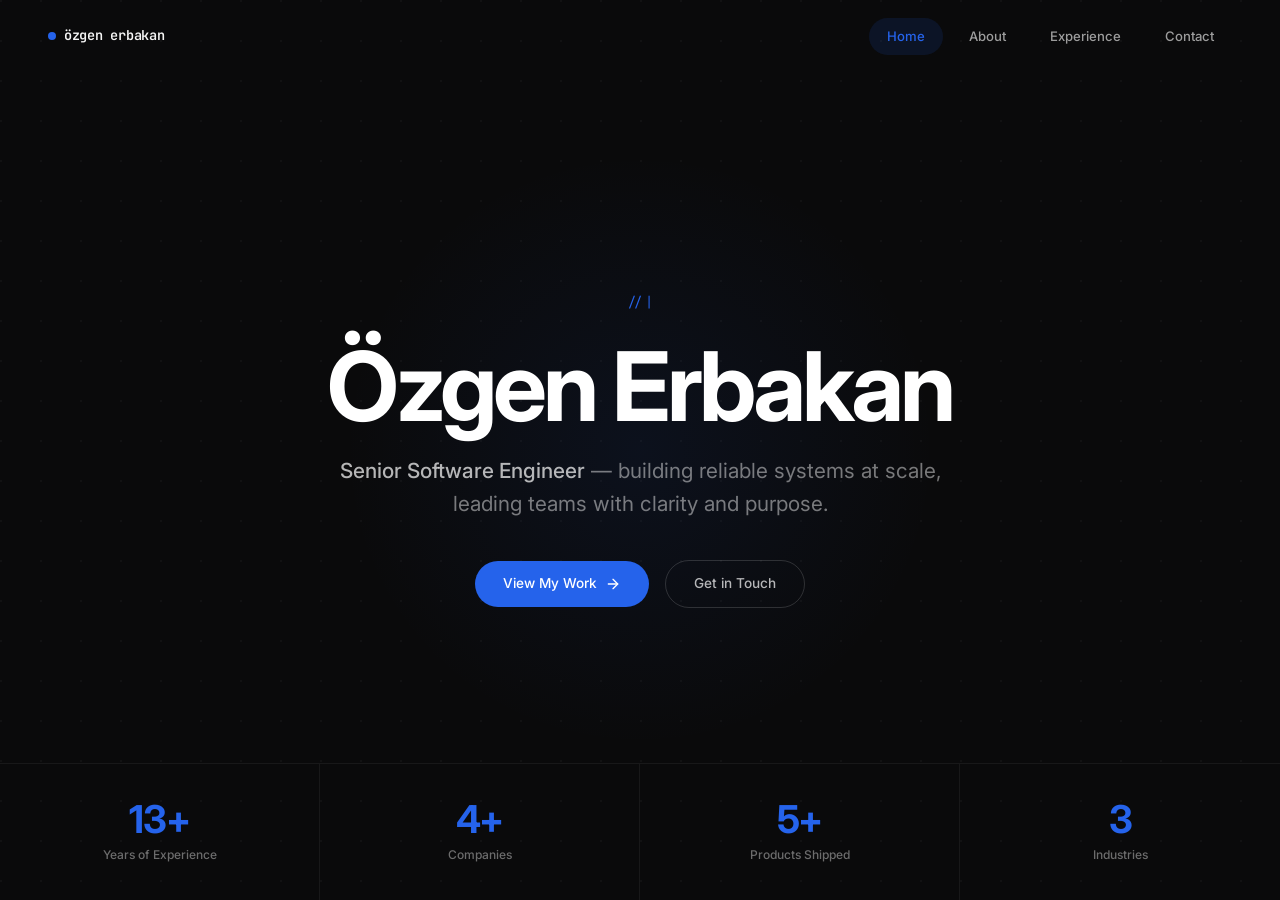
<file: index.html>
<!DOCTYPE html>
<html lang="en">
<head>
  <meta charset="UTF-8" />
  <meta name="viewport" content="width=device-width, initial-scale=1.0" />
  <meta name="description" content="Özgen Erbakan — Senior Software Engineer crafting reliable, scalable systems. Based in Ankara, Türkiye." />
  <title>Özgen Erbakan — Senior Software Engineer</title>
  <link rel="preconnect" href="https://fonts.googleapis.com" />
  <link rel="preconnect" href="https://fonts.gstatic.com" crossorigin />
  <link href="https://fonts.googleapis.com/css2?family=Inter:wght@300;400;500;600;700&family=JetBrains+Mono:wght@400;500&display=swap" rel="stylesheet" />
  <link rel="icon" href="assets/img/favicon.svg" type="image/svg+xml" />
  <link rel="stylesheet" href="assets/css/styles.css" />
</head>
<body>

  <!-- ── Navigation ── -->
  <nav class="nav nav--dark">
    <a href="index.html" class="nav__logo">
      <span class="nav__logo-dot"></span>
      özgen erbakan
    </a>
    <button class="nav__hamburger" aria-label="Toggle menu">
      <span></span><span></span><span></span>
    </button>
    <div class="nav__links">
      <a href="index.html" class="nav__link">Home</a>
      <a href="about.html" class="nav__link">About</a>
      <a href="experience.html" class="nav__link">Experience</a>
      <a href="contact.html" class="nav__link">Contact</a>
    </div>
  </nav>

  <!-- ── Hero ── -->
  <section class="hero">
    <div class="hero__grid-bg"></div>
    <div class="hero__glow"></div>
    <div class="hero__content">
      <p class="hero__greeting" data-typewriter="// Hello, I'm"></p>
      <h1 class="hero__name">Özgen Erbakan</h1>
      <p class="hero__title">
        <span>Senior Software Engineer</span> &mdash; building reliable systems at scale,<br/>
        leading teams with clarity and purpose.
      </p>
      <div class="hero__actions">
        <a href="experience.html" class="btn btn--primary">
          View My Work
          <svg viewBox="0 0 24 24" fill="none" stroke="currentColor" stroke-width="2" stroke-linecap="round" stroke-linejoin="round"><line x1="5" y1="12" x2="19" y2="12"/><polyline points="12 5 19 12 12 19"/></svg>
        </a>
        <a href="contact.html" class="btn btn--ghost">Get in Touch</a>
      </div>
    </div>
    <!-- Stats inside hero -->
    <div class="hero__stats">
      <div class="hero__stat">
        <div class="hero__stat-number"><span data-count="13" data-suffix="+">0+</span></div>
        <div class="hero__stat-label">Years of Experience</div>
      </div>
      <div class="hero__stat">
        <div class="hero__stat-number"><span data-count="4" data-suffix="+">0+</span></div>
        <div class="hero__stat-label">Companies</div>
      </div>
      <div class="hero__stat">
        <div class="hero__stat-number"><span data-count="5" data-suffix="+">0+</span></div>
        <div class="hero__stat-label">Products Shipped</div>
      </div>
      <div class="hero__stat">
        <div class="hero__stat-number"><span data-count="3" data-suffix="">0</span></div>
        <div class="hero__stat-label">Industries</div>
      </div>
    </div>
  </section>

  <script src="assets/js/main.js"></script>
</body>
</html>
</file>
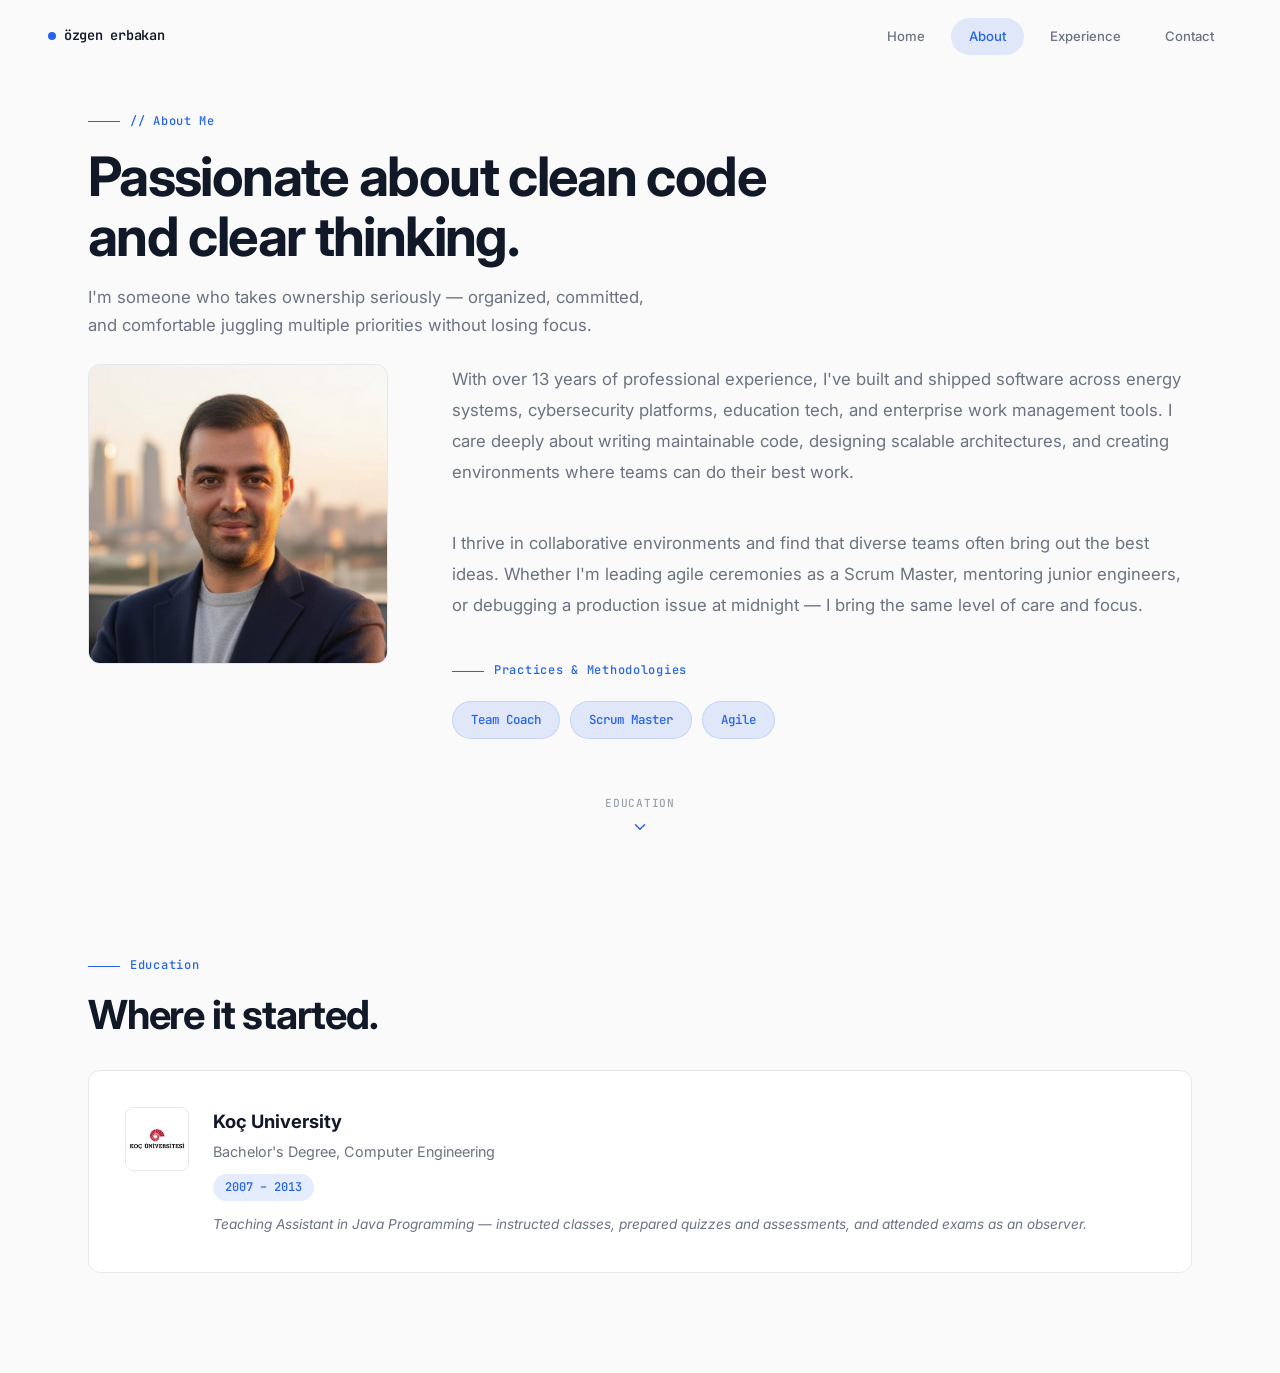
<file: about.html>
<!DOCTYPE html>
<html lang="en">
<head>
  <meta charset="UTF-8" />
  <meta name="viewport" content="width=device-width, initial-scale=1.0" />
  <meta name="description" content="About Özgen Erbakan — skills, education, and engineering philosophy." />
  <title>About — Özgen Erbakan</title>
  <link rel="preconnect" href="https://fonts.googleapis.com" />
  <link rel="preconnect" href="https://fonts.gstatic.com" crossorigin />
  <link href="https://fonts.googleapis.com/css2?family=Inter:wght@300;400;500;600;700&family=JetBrains+Mono:wght@400;500&display=swap" rel="stylesheet" />
  <link rel="icon" href="assets/img/favicon.svg" type="image/svg+xml" />
  <link rel="stylesheet" href="assets/css/styles.css" />
</head>
<body>

  <!-- ── Navigation ── -->
  <nav class="nav">
    <a href="index.html" class="nav__logo">
      <span class="nav__logo-dot"></span>
      özgen erbakan
    </a>
    <button class="nav__hamburger" aria-label="Toggle menu">
      <span></span><span></span><span></span>
    </button>
    <div class="nav__links">
      <a href="index.html" class="nav__link">Home</a>
      <a href="about.html" class="nav__link">About</a>
      <a href="experience.html" class="nav__link">Experience</a>
      <a href="contact.html" class="nav__link">Contact</a>
    </div>
  </nav>

  <!-- ── Page Header ── -->
  <header class="page-header">
    <p class="page-header__label reveal">// About Me</p>
    <h1 class="page-header__title reveal">Passionate about clean code<br/>and clear thinking.</h1>
    <p class="page-header__subtitle reveal">I'm someone who takes ownership seriously — organized, committed, and comfortable juggling multiple priorities without losing focus.</p>
  </header>

  <!-- ── Bio ── -->
  <section class="bio-section">
    <div class="bio-grid">
      <img src="assets/img/me.jpg" alt="Özgen Erbakan" class="bio-photo reveal" />
      <div>
        <p class="bio-text reveal">
          With over 13 years of professional experience, I've built and shipped software across energy systems, cybersecurity platforms, education tech, and enterprise work management tools. I care deeply about writing maintainable code, designing scalable architectures, and creating environments where teams can do their best work.
        </p>
        <p class="bio-text reveal">
          I thrive in collaborative environments and find that diverse teams often bring out the best ideas. Whether I'm leading agile ceremonies as a Scrum Master, mentoring junior engineers, or debugging a production issue at midnight — I bring the same level of care and focus.
        </p>
        <div class="reveal">
          <p class="section-label" style="margin-top: 32px;">Practices &amp; Methodologies</p>
          <div class="practices-grid">
            <span class="practice-tag">Team Coach</span>
            <span class="practice-tag">Scrum Master</span>
            <span class="practice-tag">Agile</span>
          </div>
        </div>
      </div>
    </div>
  </section>

  <!-- ── Scroll Cue ── -->
  <div class="scroll-cue">
    <span>Education</span>
    <svg viewBox="0 0 24 24" fill="none" stroke="currentColor" stroke-width="2" stroke-linecap="round" stroke-linejoin="round"><polyline points="6 9 12 15 18 9"/></svg>
  </div>

  <!-- ── Education ── -->
  <section class="education-section">
    <p class="section-label reveal">Education</p>
    <h2 class="section-heading reveal">Where it started.</h2>
    <div class="edu-card reveal">
      <img src="assets/img/koc_logo.jpg" alt="Koç University" class="edu-card__logo" />
      <div>
        <div class="edu-card__name">Koç University</div>
        <div class="edu-card__degree">Bachelor's Degree, Computer Engineering</div>
        <div class="edu-card__date">2007 – 2013</div>
        <p class="edu-card__note">Teaching Assistant in Java Programming — instructed classes, prepared quizzes and assessments, and attended exams as an observer.</p>
      </div>
    </div>
  </section>

  <script src="assets/js/main.js"></script>
</body>
</html>
</file>
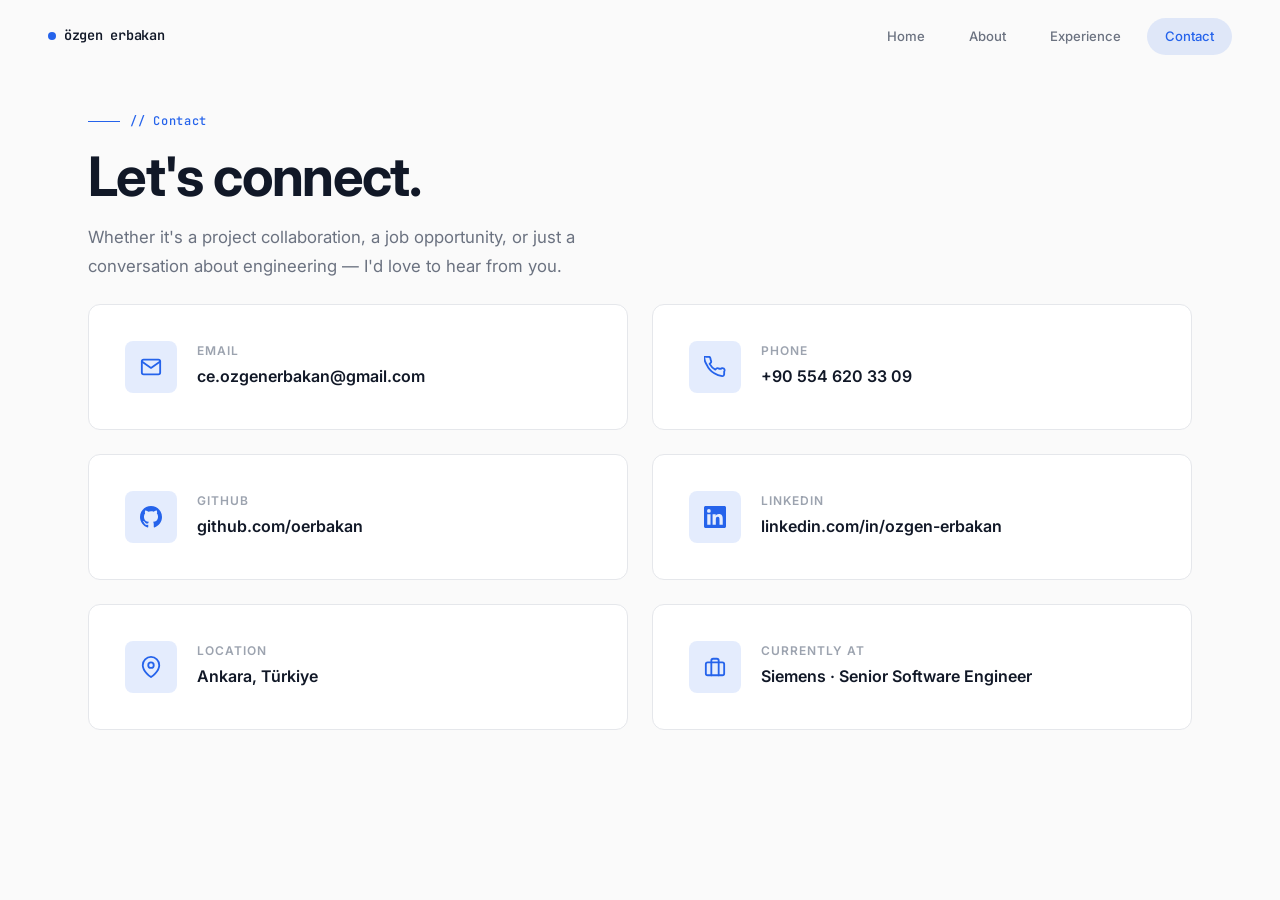
<file: contact.html>
<!DOCTYPE html>
<html lang="en">
<head>
  <meta charset="UTF-8" />
  <meta name="viewport" content="width=device-width, initial-scale=1.0" />
  <meta name="description" content="Get in touch with Özgen Erbakan — email, phone, GitHub, and LinkedIn." />
  <title>Contact — Özgen Erbakan</title>
  <link rel="preconnect" href="https://fonts.googleapis.com" />
  <link rel="preconnect" href="https://fonts.gstatic.com" crossorigin />
  <link href="https://fonts.googleapis.com/css2?family=Inter:wght@300;400;500;600;700&family=JetBrains+Mono:wght@400;500&display=swap" rel="stylesheet" />
  <link rel="icon" href="assets/img/favicon.svg" type="image/svg+xml" />
  <link rel="stylesheet" href="assets/css/styles.css" />
</head>
<body>

  <!-- ── Navigation ── -->
  <nav class="nav">
    <a href="index.html" class="nav__logo">
      <span class="nav__logo-dot"></span>
      özgen erbakan
    </a>
    <button class="nav__hamburger" aria-label="Toggle menu">
      <span></span><span></span><span></span>
    </button>
    <div class="nav__links">
      <a href="index.html" class="nav__link">Home</a>
      <a href="about.html" class="nav__link">About</a>
      <a href="experience.html" class="nav__link">Experience</a>
      <a href="contact.html" class="nav__link">Contact</a>
    </div>
  </nav>

  <!-- ── Page Header ── -->
  <header class="page-header">
    <p class="page-header__label reveal">// Contact</p>
    <h1 class="page-header__title reveal">Let's connect.</h1>
    <p class="page-header__subtitle reveal">Whether it's a project collaboration, a job opportunity, or just a conversation about engineering — I'd love to hear from you.</p>
  </header>

  <!-- ── Contact Cards ── -->
  <section class="contact-section">
    <div class="contact-grid">

      <a href="mailto:ce.ozgenerbakan@gmail.com" class="contact-card reveal">
        <div class="contact-card__icon">
          <svg viewBox="0 0 24 24" fill="none" stroke="currentColor" stroke-width="2" stroke-linecap="round" stroke-linejoin="round">
            <path d="M4 4h16c1.1 0 2 .9 2 2v12c0 1.1-.9 2-2 2H4c-1.1 0-2-.9-2-2V6c0-1.1.9-2 2-2z"/>
            <polyline points="22,6 12,13 2,6"/>
          </svg>
        </div>
        <div>
          <div class="contact-card__label">Email</div>
          <div class="contact-card__value">ce.ozgenerbakan@gmail.com</div>
        </div>
      </a>

      <a href="tel:+905546203309" class="contact-card reveal reveal--delay-1">
        <div class="contact-card__icon">
          <svg viewBox="0 0 24 24" fill="none" stroke="currentColor" stroke-width="2" stroke-linecap="round" stroke-linejoin="round">
            <path d="M22 16.92v3a2 2 0 01-2.18 2 19.79 19.79 0 01-8.63-3.07A19.5 19.5 0 013.07 9.72a19.79 19.79 0 01-3.07-8.67A2 2 0 012 .84h3a2 2 0 012 1.72c.127.96.361 1.903.7 2.81a2 2 0 01-.45 2.11L6.09 8.64a16 16 0 006.27 6.27l1.06-1.06a2 2 0 012.11-.45c.907.339 1.85.573 2.81.7A2 2 0 0122 16.92z"/>
          </svg>
        </div>
        <div>
          <div class="contact-card__label">Phone</div>
          <div class="contact-card__value">+90 554 620 33 09</div>
        </div>
      </a>

      <a href="https://github.com/oerbakan" target="_blank" rel="noopener noreferrer" class="contact-card reveal reveal--delay-1">
        <div class="contact-card__icon">
          <svg viewBox="0 0 24 24" fill="currentColor">
            <path d="M12 0C5.374 0 0 5.373 0 12c0 5.302 3.438 9.8 8.207 11.387.599.111.793-.261.793-.577v-2.234c-3.338.726-4.033-1.416-4.033-1.416-.546-1.387-1.333-1.756-1.333-1.756-1.089-.745.083-.729.083-.729 1.205.084 1.839 1.237 1.839 1.237 1.07 1.834 2.807 1.304 3.492.997.107-.775.418-1.305.762-1.604-2.665-.305-5.467-1.334-5.467-5.931 0-1.311.469-2.381 1.236-3.221-.124-.303-.535-1.524.117-3.176 0 0 1.008-.322 3.301 1.23A11.509 11.509 0 0112 5.803c1.02.005 2.047.138 3.006.404 2.291-1.552 3.297-1.23 3.297-1.23.653 1.653.242 2.874.118 3.176.77.84 1.235 1.911 1.235 3.221 0 4.609-2.807 5.624-5.479 5.921.43.372.823 1.102.823 2.222v3.293c0 .319.192.694.801.576C20.566 21.797 24 17.3 24 12c0-6.627-5.373-12-12-12z"/>
          </svg>
        </div>
        <div>
          <div class="contact-card__label">GitHub</div>
          <div class="contact-card__value">github.com/oerbakan</div>
        </div>
      </a>

      <a href="https://www.linkedin.com/in/ozgen-erbakan" target="_blank" rel="noopener noreferrer" class="contact-card reveal reveal--delay-2">
        <div class="contact-card__icon">
          <svg viewBox="0 0 24 24" fill="currentColor">
            <path d="M20.447 20.452h-3.554v-5.569c0-1.328-.027-3.037-1.852-3.037-1.853 0-2.136 1.445-2.136 2.939v5.667H9.351V9h3.414v1.561h.046c.477-.9 1.637-1.85 3.37-1.85 3.601 0 4.267 2.37 4.267 5.455v6.286zM5.337 7.433a2.062 2.062 0 01-2.063-2.065 2.064 2.064 0 112.063 2.065zm1.782 13.019H3.555V9h3.564v11.452zM22.225 0H1.771C.792 0 0 .774 0 1.729v20.542C0 23.227.792 24 1.771 24h20.451C23.2 24 24 23.227 24 22.271V1.729C24 .774 23.2 0 22.222 0h.003z"/>
          </svg>
        </div>
        <div>
          <div class="contact-card__label">LinkedIn</div>
          <div class="contact-card__value">linkedin.com/in/ozgen-erbakan</div>
        </div>
      </a>

      <a href="#" class="contact-card reveal reveal--delay-2" style="cursor: default; pointer-events: none;">
        <div class="contact-card__icon">
          <svg viewBox="0 0 24 24" fill="none" stroke="currentColor" stroke-width="2" stroke-linecap="round" stroke-linejoin="round">
            <path d="M21 10c0 7-9 13-9 13s-9-6-9-13a9 9 0 0118 0z"/>
            <circle cx="12" cy="10" r="3"/>
          </svg>
        </div>
        <div>
          <div class="contact-card__label">Location</div>
          <div class="contact-card__value">Ankara, Türkiye</div>
        </div>
      </a>

      <a href="experience.html" class="contact-card reveal reveal--delay-3">
        <div class="contact-card__icon">
          <svg viewBox="0 0 24 24" fill="none" stroke="currentColor" stroke-width="2" stroke-linecap="round" stroke-linejoin="round">
            <rect x="2" y="7" width="20" height="14" rx="2" ry="2"/>
            <path d="M16 21V5a2 2 0 0 0-2-2h-4a2 2 0 0 0-2 2v16"/>
          </svg>
        </div>
        <div>
          <div class="contact-card__label">Currently at</div>
          <div class="contact-card__value">Siemens &middot; Senior Software Engineer</div>
        </div>
      </a>

    </div>
  </section>

  <script src="assets/js/main.js"></script>
</body>
</html>
</file>
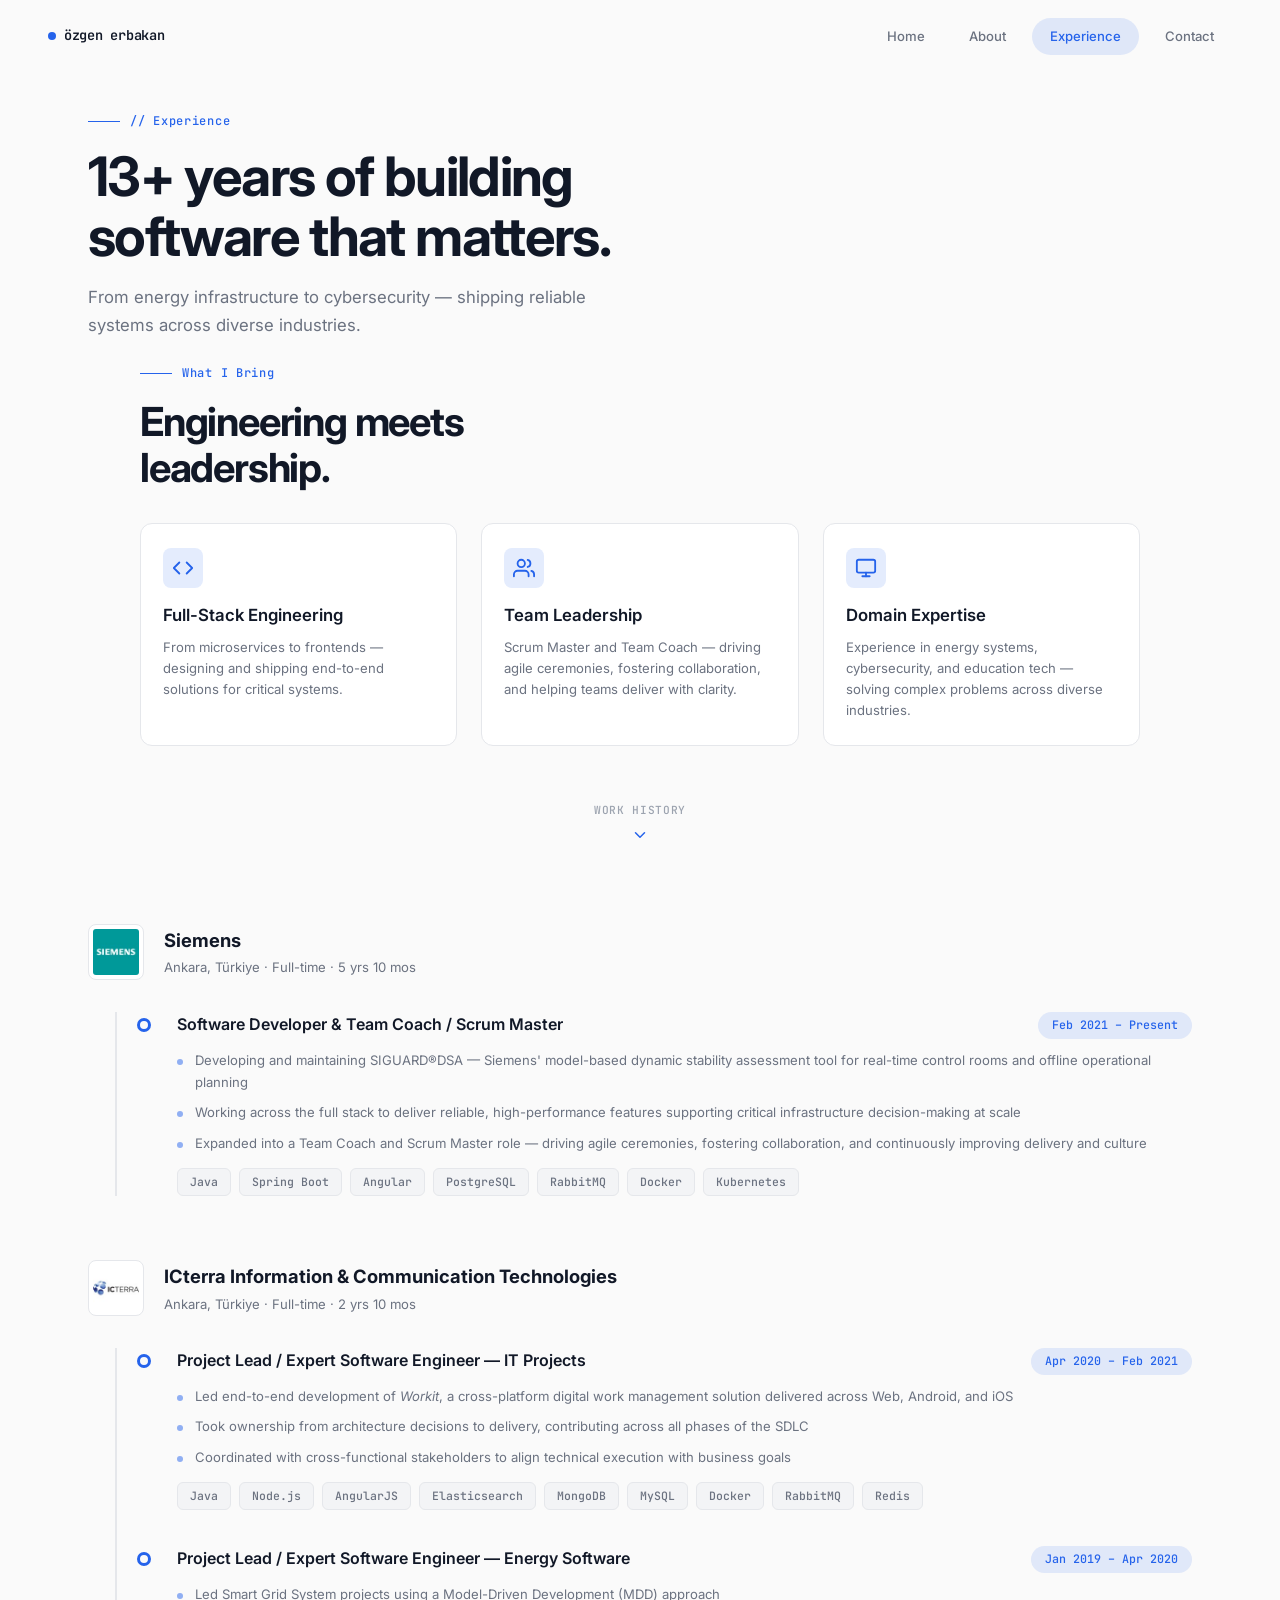
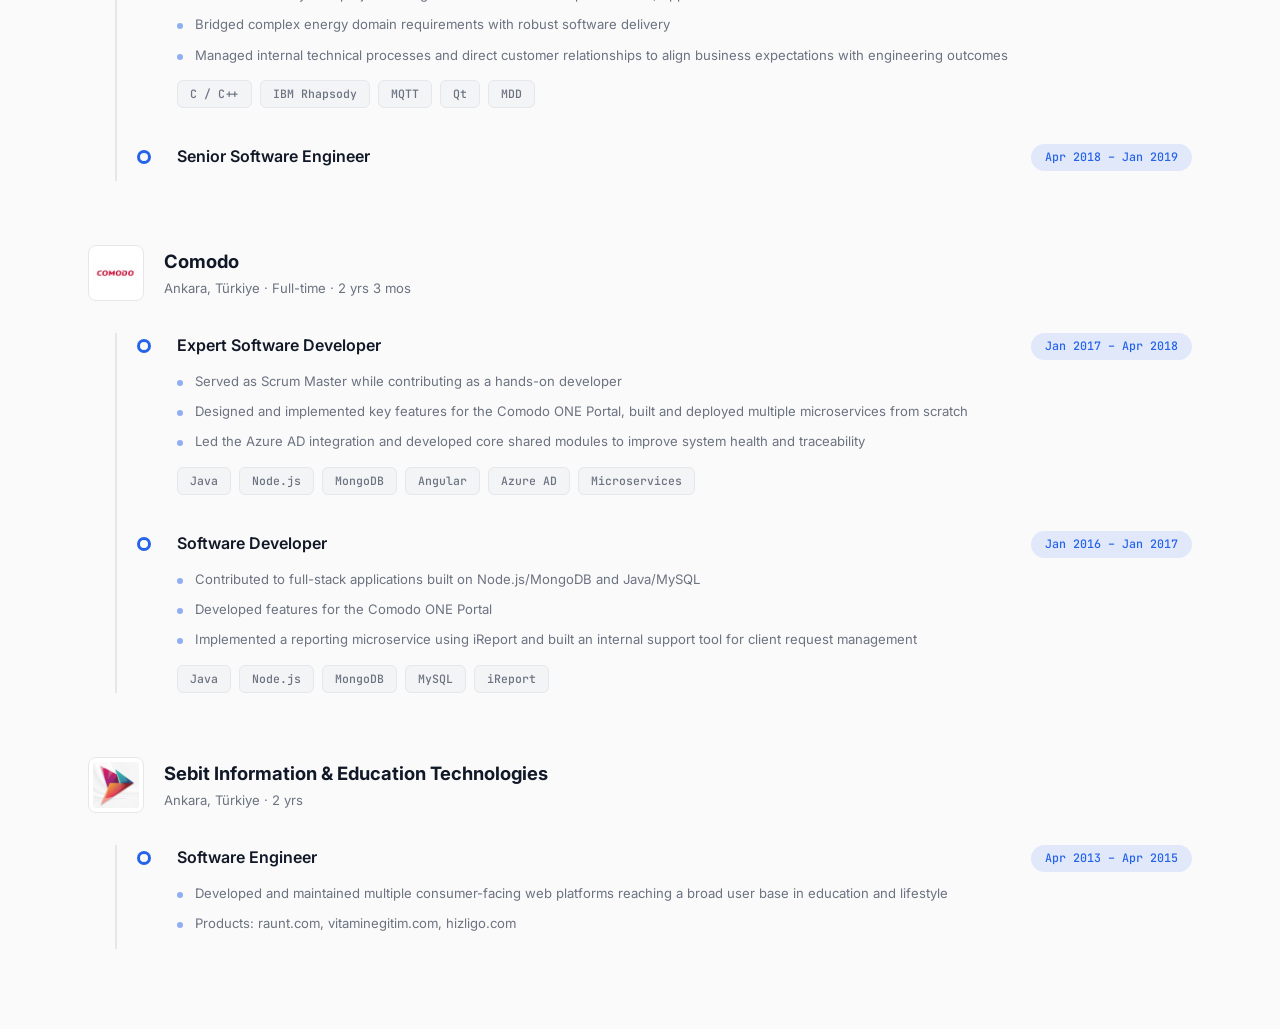
<file: experience.html>
<!DOCTYPE html>
<html lang="en">
<head>
  <meta charset="UTF-8" />
  <meta name="viewport" content="width=device-width, initial-scale=1.0" />
  <meta name="description" content="Özgen Erbakan's professional experience — Siemens, ICterra, Comodo, Sebit." />
  <title>Experience — Özgen Erbakan</title>
  <link rel="preconnect" href="https://fonts.googleapis.com" />
  <link rel="preconnect" href="https://fonts.gstatic.com" crossorigin />
  <link href="https://fonts.googleapis.com/css2?family=Inter:wght@300;400;500;600;700&family=JetBrains+Mono:wght@400;500&display=swap" rel="stylesheet" />
  <link rel="icon" href="assets/img/favicon.svg" type="image/svg+xml" />
  <link rel="stylesheet" href="assets/css/styles.css" />
</head>
<body>

  <!-- ── Navigation ── -->
  <nav class="nav">
    <a href="index.html" class="nav__logo">
      <span class="nav__logo-dot"></span>
      özgen erbakan
    </a>
    <button class="nav__hamburger" aria-label="Toggle menu">
      <span></span><span></span><span></span>
    </button>
    <div class="nav__links">
      <a href="index.html" class="nav__link">Home</a>
      <a href="about.html" class="nav__link">About</a>
      <a href="experience.html" class="nav__link">Experience</a>
      <a href="contact.html" class="nav__link">Contact</a>
    </div>
  </nav>

  <!-- ── Page Header ── -->
  <header class="page-header">
    <p class="page-header__label reveal">// Experience</p>
    <h1 class="page-header__title reveal">13+ years of building<br/>software that matters.</h1>
    <p class="page-header__subtitle reveal">From energy infrastructure to cybersecurity — shipping reliable systems across diverse industries.</p>
  </header>

  <!-- ── What I Bring ── -->
  <section class="preview-section">
    <div class="preview-section__inner">
      <p class="section-label reveal">What I Bring</p>
      <h2 class="section-heading reveal">Engineering meets<br/>leadership.</h2>
      <div class="preview-cards">

        <div class="preview-card reveal">
          <div class="preview-card__icon">
            <svg viewBox="0 0 24 24" fill="none" stroke="currentColor" stroke-width="2" stroke-linecap="round" stroke-linejoin="round"><polyline points="16 18 22 12 16 6"/><polyline points="8 6 2 12 8 18"/></svg>
          </div>
          <h3 class="preview-card__title">Full-Stack Engineering</h3>
          <p class="preview-card__desc">From microservices to frontends — designing and shipping end-to-end solutions for critical systems.</p>
        </div>

        <div class="preview-card reveal reveal--delay-1">
          <div class="preview-card__icon">
            <svg viewBox="0 0 24 24" fill="none" stroke="currentColor" stroke-width="2" stroke-linecap="round" stroke-linejoin="round"><path d="M17 21v-2a4 4 0 0 0-4-4H5a4 4 0 0 0-4 4v2"/><circle cx="9" cy="7" r="4"/><path d="M23 21v-2a4 4 0 0 0-3-3.87"/><path d="M16 3.13a4 4 0 0 1 0 7.75"/></svg>
          </div>
          <h3 class="preview-card__title">Team Leadership</h3>
          <p class="preview-card__desc">Scrum Master and Team Coach — driving agile ceremonies, fostering collaboration, and helping teams deliver with clarity.</p>
        </div>

        <div class="preview-card reveal reveal--delay-2">
          <div class="preview-card__icon">
            <svg viewBox="0 0 24 24" fill="none" stroke="currentColor" stroke-width="2" stroke-linecap="round" stroke-linejoin="round"><rect x="2" y="3" width="20" height="14" rx="2" ry="2"/><line x1="8" y1="21" x2="16" y2="21"/><line x1="12" y1="17" x2="12" y2="21"/></svg>
          </div>
          <h3 class="preview-card__title">Domain Expertise</h3>
          <p class="preview-card__desc">Experience in energy systems, cybersecurity, and education tech — solving complex problems across diverse industries.</p>
        </div>

      </div>
    </div>
  </section>

  <!-- ── Scroll Cue ── -->
  <div class="scroll-cue">
    <span>Work History</span>
    <svg viewBox="0 0 24 24" fill="none" stroke="currentColor" stroke-width="2" stroke-linecap="round" stroke-linejoin="round"><polyline points="6 9 12 15 18 9"/></svg>
  </div>

  <!-- ── Timeline ── -->
  <section class="timeline-section">
    <div class="timeline">

      <!-- Siemens -->
      <div class="company-block reveal">
        <div class="company-header">
          <img src="assets/img/siemens_logo.jpg" alt="Siemens" class="company-logo" />
          <div>
            <div class="company-name">Siemens</div>
            <div class="company-meta">Ankara, Türkiye &middot; Full-time &middot; <span data-duration-from="2021-02"></span></div>
          </div>
        </div>
        <div class="role-entries">
          <div class="role-entry">
            <div class="role-header">
              <span class="role-title">Software Developer &amp; Team Coach / Scrum Master</span>
              <span class="role-date">Feb 2021 – Present</span>
            </div>
            <ul class="role-list">
              <li>Developing and maintaining SIGUARD&reg;DSA — Siemens' model-based dynamic stability assessment tool for real-time control rooms and offline operational planning</li>
              <li>Working across the full stack to deliver reliable, high-performance features supporting critical infrastructure decision-making at scale</li>
              <li>Expanded into a Team Coach and Scrum Master role — driving agile ceremonies, fostering collaboration, and continuously improving delivery and culture</li>
            </ul>
            <div class="tech-tags">
              <span class="tech-tag">Java</span>
              <span class="tech-tag">Spring Boot</span>
              <span class="tech-tag">Angular</span>
              <span class="tech-tag">PostgreSQL</span>
              <span class="tech-tag">RabbitMQ</span>
              <span class="tech-tag">Docker</span>
              <span class="tech-tag">Kubernetes</span>
            </div>
          </div>
        </div>
      </div>

      <!-- ICterra -->
      <div class="company-block reveal">
        <div class="company-header">
          <img src="assets/img/icterra_logo.jpg" alt="ICterra" class="company-logo" />
          <div>
            <div class="company-name">ICterra Information &amp; Communication Technologies</div>
            <div class="company-meta">Ankara, Türkiye &middot; Full-time &middot; 2 yrs 10 mos</div>
          </div>
        </div>
        <div class="role-entries">
          <div class="role-entry">
            <div class="role-header">
              <span class="role-title">Project Lead / Expert Software Engineer — IT Projects</span>
              <span class="role-date">Apr 2020 – Feb 2021</span>
            </div>
            <ul class="role-list">
              <li>Led end-to-end development of <em>Workit</em>, a cross-platform digital work management solution delivered across Web, Android, and iOS</li>
              <li>Took ownership from architecture decisions to delivery, contributing across all phases of the SDLC</li>
              <li>Coordinated with cross-functional stakeholders to align technical execution with business goals</li>
            </ul>
            <div class="tech-tags">
              <span class="tech-tag">Java</span>
              <span class="tech-tag">Node.js</span>
              <span class="tech-tag">AngularJS</span>
              <span class="tech-tag">Elasticsearch</span>
              <span class="tech-tag">MongoDB</span>
              <span class="tech-tag">MySQL</span>
              <span class="tech-tag">Docker</span>
              <span class="tech-tag">RabbitMQ</span>
              <span class="tech-tag">Redis</span>
            </div>
          </div>
          <div class="role-entry">
            <div class="role-header">
              <span class="role-title">Project Lead / Expert Software Engineer — Energy Software</span>
              <span class="role-date">Jan 2019 – Apr 2020</span>
            </div>
            <ul class="role-list">
              <li>Led Smart Grid System projects using a Model-Driven Development (MDD) approach</li>
              <li>Bridged complex energy domain requirements with robust software delivery</li>
              <li>Managed internal technical processes and direct customer relationships to align business expectations with engineering outcomes</li>
            </ul>
            <div class="tech-tags">
              <span class="tech-tag">C / C++</span>
              <span class="tech-tag">IBM Rhapsody</span>
              <span class="tech-tag">MQTT</span>
              <span class="tech-tag">Qt</span>
              <span class="tech-tag">MDD</span>
            </div>
          </div>
          <div class="role-entry">
            <div class="role-header">
              <span class="role-title">Senior Software Engineer</span>
              <span class="role-date">Apr 2018 – Jan 2019</span>
            </div>
          </div>
        </div>
      </div>

      <!-- Comodo -->
      <div class="company-block reveal">
        <div class="company-header">
          <img src="assets/img/comodo_logo.jpg" alt="Comodo" class="company-logo" />
          <div>
            <div class="company-name">Comodo</div>
            <div class="company-meta">Ankara, Türkiye &middot; Full-time &middot; 2 yrs 3 mos</div>
          </div>
        </div>
        <div class="role-entries">
          <div class="role-entry">
            <div class="role-header">
              <span class="role-title">Expert Software Developer</span>
              <span class="role-date">Jan 2017 – Apr 2018</span>
            </div>
            <ul class="role-list">
              <li>Served as Scrum Master while contributing as a hands-on developer</li>
              <li>Designed and implemented key features for the Comodo ONE Portal, built and deployed multiple microservices from scratch</li>
              <li>Led the Azure AD integration and developed core shared modules to improve system health and traceability</li>
            </ul>
            <div class="tech-tags">
              <span class="tech-tag">Java</span>
              <span class="tech-tag">Node.js</span>
              <span class="tech-tag">MongoDB</span>
              <span class="tech-tag">Angular</span>
              <span class="tech-tag">Azure AD</span>
              <span class="tech-tag">Microservices</span>
            </div>
          </div>
          <div class="role-entry">
            <div class="role-header">
              <span class="role-title">Software Developer</span>
              <span class="role-date">Jan 2016 – Jan 2017</span>
            </div>
            <ul class="role-list">
              <li>Contributed to full-stack applications built on Node.js/MongoDB and Java/MySQL</li>
              <li>Developed features for the Comodo ONE Portal</li>
              <li>Implemented a reporting microservice using iReport and built an internal support tool for client request management</li>
            </ul>
            <div class="tech-tags">
              <span class="tech-tag">Java</span>
              <span class="tech-tag">Node.js</span>
              <span class="tech-tag">MongoDB</span>
              <span class="tech-tag">MySQL</span>
              <span class="tech-tag">iReport</span>
            </div>
          </div>
        </div>
      </div>

      <!-- Sebit -->
      <div class="company-block reveal">
        <div class="company-header">
          <img src="assets/img/sebit_logo.jpg" alt="Sebit" class="company-logo" />
          <div>
            <div class="company-name">Sebit Information &amp; Education Technologies</div>
            <div class="company-meta">Ankara, Türkiye &middot; 2 yrs</div>
          </div>
        </div>
        <div class="role-entries">
          <div class="role-entry">
            <div class="role-header">
              <span class="role-title">Software Engineer</span>
              <span class="role-date">Apr 2013 – Apr 2015</span>
            </div>
            <ul class="role-list">
              <li>Developed and maintained multiple consumer-facing web platforms reaching a broad user base in education and lifestyle</li>
              <li>Products: raunt.com, vitaminegitim.com, hizligo.com</li>
            </ul>
          </div>
        </div>
      </div>

    </div>
  </section>

  <script src="assets/js/main.js"></script>
</body>
</html>
</file>
<file: assets/css/styles.css>
/* ═══════════════════════════════════════════════════════════
   Özgen Erbakan — Personal Website
   Design System: "Engineered Elegance"
   ═══════════════════════════════════════════════════════════ */

/* ── Reset & Base ── */
*, *::before, *::after { box-sizing: border-box; margin: 0; padding: 0; }

:root {
  --bg: #fafafa;
  --bg-dark: #0a0a0b;
  --bg-card: #ffffff;
  --bg-subtle: #f3f4f6;
  --text-primary: #111827;
  --text-secondary: #6b7280;
  --text-light: #f5f5f5;
  --text-muted: #9ca3af;
  --accent: #2563eb;
  --accent-hover: #1d4ed8;
  --accent-light: #dbeafe;
  --accent-glow: rgba(37, 99, 235, 0.12);
  --border: #e5e7eb;
  --border-light: #f3f4f6;

  --font-sans: 'Inter', -apple-system, BlinkMacSystemFont, 'Segoe UI', sans-serif;
  --font-mono: 'JetBrains Mono', 'Fira Code', monospace;

  --nav-height: 72px;
  --ease: cubic-bezier(0.16, 1, 0.3, 1);
  --ease-out: cubic-bezier(0.33, 1, 0.68, 1);
  --duration: 0.7s;
  --radius: 12px;
  --radius-sm: 8px;
  --radius-xs: 6px;
}

html {
  font-size: 16px;
  scroll-behavior: smooth;
  -webkit-font-smoothing: antialiased;
  -moz-osx-font-smoothing: grayscale;
}

body {
  font-family: var(--font-sans);
  background: var(--bg);
  color: var(--text-primary);
  line-height: 1.6;
  overflow-x: hidden;
}

a { color: inherit; text-decoration: none; }
img { max-width: 100%; display: block; }
ul, ol { list-style: none; }

::selection {
  background: var(--accent);
  color: #fff;
}

/* ── Navigation ── */
.nav {
  position: fixed;
  top: 0;
  left: 0;
  right: 0;
  height: var(--nav-height);
  z-index: 1000;
  display: flex;
  align-items: center;
  justify-content: space-between;
  padding: 0 48px;
  transition: background 0.4s, box-shadow 0.4s, backdrop-filter 0.4s;
}

.nav--scrolled {
  background: rgba(255, 255, 255, 0.85);
  backdrop-filter: blur(20px) saturate(180%);
  -webkit-backdrop-filter: blur(20px) saturate(180%);
  box-shadow: 0 1px 0 var(--border);
}

.nav--dark {
  background: transparent;
}

.nav--dark.nav--scrolled {
  background: rgba(10, 10, 11, 0.85);
  box-shadow: 0 1px 0 rgba(255,255,255,0.06);
}

.nav__logo {
  font-family: var(--font-mono);
  font-size: 0.85rem;
  font-weight: 600;
  letter-spacing: -0.02em;
  display: flex;
  align-items: center;
  gap: 8px;
  transition: opacity 0.3s;
}

.nav--dark .nav__logo { color: var(--text-light); }

.nav__logo:hover { opacity: 0.7; }

.nav__logo-dot {
  width: 8px;
  height: 8px;
  background: var(--accent);
  border-radius: 50%;
  display: inline-block;
}

.nav__links {
  display: flex;
  align-items: center;
  gap: 8px;
}

.nav__link {
  font-size: 0.82rem;
  font-weight: 500;
  padding: 8px 18px;
  border-radius: 100px;
  transition: all 0.3s;
  color: var(--text-secondary);
  position: relative;
}

.nav--dark .nav__link { color: rgba(255,255,255,0.6); }

.nav__link:hover {
  color: var(--text-primary);
  background: var(--bg-subtle);
}

.nav--dark .nav__link:hover {
  color: #fff;
  background: rgba(255,255,255,0.08);
}

.nav__link--active {
  color: var(--accent) !important;
  background: var(--accent-glow) !important;
}

/* Mobile menu */
.nav__hamburger {
  display: none;
  flex-direction: column;
  gap: 5px;
  background: none;
  border: none;
  cursor: pointer;
  padding: 8px;
  z-index: 1001;
}

.nav__hamburger span {
  display: block;
  width: 22px;
  height: 2px;
  background: var(--text-primary);
  border-radius: 2px;
  transition: all 0.3s;
}

.nav--dark .nav__hamburger span {
  background: var(--text-light);
}

.nav__hamburger.active span:nth-child(1) {
  transform: rotate(45deg) translate(5px, 5px);
}
.nav__hamburger.active span:nth-child(2) { opacity: 0; }
.nav__hamburger.active span:nth-child(3) {
  transform: rotate(-45deg) translate(5px, -5px);
}

/* ── Page Header (for inner pages) ── */
.page-header {
  padding: calc(var(--nav-height) + 40px) 48px 24px;
  max-width: 1200px;
  margin: 0 auto;
}

.page-header__label {
  font-family: var(--font-mono);
  font-size: 0.75rem;
  font-weight: 500;
  color: var(--accent);
  letter-spacing: 0.06em;
  margin-bottom: 16px;
  display: flex;
  align-items: center;
  gap: 10px;
}

.page-header__label::before {
  content: '';
  width: 32px;
  height: 1px;
  background: var(--accent);
}

.page-header__title {
  font-size: clamp(2.2rem, 5vw, 3.4rem);
  font-weight: 700;
  letter-spacing: -0.03em;
  line-height: 1.1;
  color: var(--text-primary);
}

.page-header__subtitle {
  font-size: 1.05rem;
  color: var(--text-secondary);
  margin-top: 16px;
  max-width: 560px;
  line-height: 1.7;
}

/* ── Hero (Landing Page) ── */
.hero {
  min-height: 100vh;
  display: flex;
  align-items: center;
  justify-content: center;
  background: var(--bg-dark);
  position: relative;
  overflow: hidden;
  padding: 0 48px;
}

.hero__grid-bg {
  position: absolute;
  inset: 0;
  background-image:
    radial-gradient(circle at 1px 1px, rgba(255,255,255,0.03) 1px, transparent 0);
  background-size: 40px 40px;
  pointer-events: none;
}

.hero__glow {
  position: absolute;
  width: 600px;
  height: 600px;
  border-radius: 50%;
  background: radial-gradient(circle, rgba(37,99,235,0.08) 0%, transparent 70%);
  top: 50%;
  left: 50%;
  transform: translate(-50%, -50%);
  pointer-events: none;
}

.hero__content {
  position: relative;
  z-index: 2;
  text-align: center;
  max-width: 800px;
}

.hero__greeting {
  font-family: var(--font-mono);
  font-size: 0.85rem;
  color: var(--accent);
  margin-bottom: 24px;
  opacity: 0;
  transform: translateY(20px);
  animation: fadeUp 0.8s var(--ease) 0.3s forwards;
  min-height: 1.3em;
}

.hero__greeting::after {
  content: '|';
  animation: blink 0.7s step-end infinite;
  margin-left: 2px;
  font-weight: 300;
}

.hero__name {
  font-size: clamp(3rem, 8vw, 6rem);
  font-weight: 700;
  letter-spacing: -0.04em;
  line-height: 1;
  color: #ffffff;
  margin-bottom: 20px;
  opacity: 0;
  transform: translateY(30px);
  animation: fadeUp 0.8s var(--ease) 0.5s forwards;
}

.hero__title {
  font-size: clamp(1rem, 2.5vw, 1.3rem);
  color: rgba(255, 255, 255, 0.45);
  font-weight: 400;
  margin-bottom: 40px;
  opacity: 0;
  transform: translateY(20px);
  animation: fadeUp 0.8s var(--ease) 0.7s forwards;
}

.hero__title span {
  color: rgba(255, 255, 255, 0.7);
  font-weight: 500;
}

.hero__actions {
  display: flex;
  align-items: center;
  justify-content: center;
  gap: 16px;
  opacity: 0;
  transform: translateY(20px);
  animation: fadeUp 0.8s var(--ease) 0.9s forwards;
}

.hero__scroll-hint {
  position: absolute;
  bottom: 40px;
  left: 50%;
  transform: translateX(-50%);
  display: flex;
  flex-direction: column;
  align-items: center;
  gap: 8px;
  opacity: 0;
  animation: fadeUp 0.8s var(--ease) 1.2s forwards;
}

.hero__scroll-hint span {
  font-family: var(--font-mono);
  font-size: 0.65rem;
  color: rgba(255,255,255,0.25);
  letter-spacing: 0.1em;
  text-transform: uppercase;
}

.hero__scroll-line {
  width: 1px;
  height: 48px;
  background: linear-gradient(to bottom, rgba(37,99,235,0.6), transparent);
  animation: scrollPulse 2s ease-in-out infinite;
}

/* ── Buttons ── */
.btn {
  display: inline-flex;
  align-items: center;
  gap: 8px;
  font-family: var(--font-sans);
  font-size: 0.85rem;
  font-weight: 500;
  padding: 12px 28px;
  border-radius: 100px;
  border: none;
  cursor: pointer;
  transition: all 0.3s var(--ease);
  text-decoration: none;
}

.btn--primary {
  background: var(--accent);
  color: #fff;
  box-shadow: 0 0 0 0 rgba(37,99,235,0);
}

.btn--primary:hover {
  background: var(--accent-hover);
  box-shadow: 0 8px 30px rgba(37,99,235,0.25);
  transform: translateY(-1px);
}

.btn--ghost {
  background: transparent;
  color: rgba(255,255,255,0.7);
  border: 1px solid rgba(255,255,255,0.15);
}

.btn--ghost:hover {
  color: #fff;
  border-color: rgba(255,255,255,0.3);
  background: rgba(255,255,255,0.05);
}

.btn--outline {
  background: transparent;
  color: var(--text-primary);
  border: 1px solid var(--border);
}

.btn--outline:hover {
  border-color: var(--accent);
  color: var(--accent);
  background: var(--accent-glow);
}

.btn svg {
  width: 16px;
  height: 16px;
}

/* ── Hero Stats (inside dark hero) ── */
.hero__stats {
  position: absolute;
  bottom: 0;
  left: 0;
  right: 0;
  display: grid;
  grid-template-columns: repeat(4, 1fr);
  border-top: 1px solid rgba(255,255,255,0.06);
  z-index: 2;
  opacity: 0;
  animation: fadeUp 0.8s var(--ease) 1.1s forwards;
}

.hero__stat {
  text-align: center;
  padding: 36px 16px;
  border-right: 1px solid rgba(255,255,255,0.06);
  transition: background 0.3s;
}

.hero__stat:last-child { border-right: none; }

.hero__stat:hover {
  background: rgba(255,255,255,0.03);
}

.hero__stat-number {
  font-size: 2.4rem;
  font-weight: 700;
  letter-spacing: -0.03em;
  color: #ffffff;
  line-height: 1;
  margin-bottom: 6px;
}

.hero__stat-number span {
  color: var(--accent);
}

.hero__stat-label {
  font-size: 0.75rem;
  color: rgba(255,255,255,0.4);
  font-weight: 500;
}

/* ── Featured Preview Section ── */
.preview-section {
  padding: 0 48px 40px;
  background: var(--bg);
}

.preview-section__inner {
  max-width: 1000px;
  margin: 0 auto;
}

.section-label {
  font-family: var(--font-mono);
  font-size: 0.75rem;
  font-weight: 500;
  color: var(--accent);
  letter-spacing: 0.06em;
  margin-bottom: 16px;
  display: flex;
  align-items: center;
  gap: 10px;
}

.section-label::before {
  content: '';
  width: 32px;
  height: 1px;
  background: var(--accent);
}

.section-heading {
  font-size: clamp(1.8rem, 4vw, 2.5rem);
  font-weight: 700;
  letter-spacing: -0.03em;
  color: var(--text-primary);
  margin-bottom: 32px;
  line-height: 1.15;
}

/* Preview Cards */
.preview-cards {
  display: grid;
  grid-template-columns: repeat(3, 1fr);
  gap: 24px;
}

.preview-card {
  background: var(--bg-card);
  border: 1px solid var(--border);
  border-radius: var(--radius);
  padding: 24px 22px;
  transition: all 0.4s var(--ease);
  position: relative;
  overflow: hidden;
}

.preview-card::before {
  content: '';
  position: absolute;
  top: 0;
  left: 0;
  right: 0;
  height: 3px;
  background: var(--accent);
  transform: scaleX(0);
  transform-origin: left;
  transition: transform 0.4s var(--ease);
}

.preview-card:hover {
  border-color: var(--accent);
  box-shadow: 0 20px 60px rgba(0,0,0,0.06);
  transform: translateY(-4px);
}

.preview-card:hover::before {
  transform: scaleX(1);
}

.preview-card__icon {
  width: 40px;
  height: 40px;
  border-radius: var(--radius-sm);
  background: var(--accent-glow);
  display: flex;
  align-items: center;
  justify-content: center;
  margin-bottom: 14px;
}

.preview-card__icon svg {
  width: 22px;
  height: 22px;
  color: var(--accent);
}

.preview-card__title {
  font-size: 1.05rem;
  font-weight: 600;
  margin-bottom: 8px;
  color: var(--text-primary);
}

.preview-card__desc {
  font-size: 0.82rem;
  color: var(--text-secondary);
  line-height: 1.6;
}

.preview-card__link {
  font-size: 0.8rem;
  font-weight: 600;
  color: var(--accent);
  display: inline-flex;
  align-items: center;
  gap: 6px;
  transition: gap 0.3s;
}

.preview-card__link:hover { gap: 10px; }

.preview-card__link svg {
  width: 14px;
  height: 14px;
}

/* ── About Page: Bio Section ── */
.bio-section {
  padding: 0 48px 40px;
  max-width: 1200px;
  margin: 0 auto;
}

.bio-grid {
  display: grid;
  grid-template-columns: 300px 1fr;
  gap: 64px;
  align-items: start;
}

.bio-photo {
  width: 100%;
  aspect-ratio: 1;
  border-radius: var(--radius);
  object-fit: cover;
  border: 1px solid var(--border);
}

.bio-text {
  font-size: 1.05rem;
  color: var(--text-secondary);
  line-height: 1.85;
  margin-bottom: 40px;
}

/* ── Skills Grid ── */
.skills-section {
  padding: 80px 48px 100px;
  background: var(--bg-subtle);
}

.skills-section__inner {
  max-width: 1200px;
  margin: 0 auto;
}

.skills-grid {
  display: grid;
  grid-template-columns: repeat(auto-fill, minmax(140px, 1fr));
  gap: 12px;
  margin-top: 48px;
}

.skill-item {
  background: var(--bg-card);
  border: 1px solid var(--border);
  border-radius: var(--radius-sm);
  padding: 20px 16px;
  text-align: center;
  transition: all 0.3s;
  font-family: var(--font-mono);
  font-size: 0.8rem;
  font-weight: 500;
  color: var(--text-primary);
}

.skill-item:hover {
  border-color: var(--accent);
  background: var(--accent-glow);
  color: var(--accent);
  transform: translateY(-2px);
}

/* Practices / Tags */
.practices-grid {
  display: flex;
  flex-wrap: wrap;
  gap: 10px;
  margin-top: 20px;
}

.practice-tag {
  font-family: var(--font-mono);
  font-size: 0.78rem;
  font-weight: 500;
  padding: 8px 18px;
  border-radius: 100px;
  background: var(--accent-glow);
  color: var(--accent);
  border: 1px solid rgba(37,99,235,0.15);
  transition: all 0.3s;
}

.practice-tag:hover {
  background: var(--accent);
  color: #fff;
}

/* ── Education ── */
.education-section {
  padding: 40px 48px 100px;
  max-width: 1200px;
  margin: 0 auto;
}

.edu-card {
  display: flex;
  gap: 24px;
  align-items: flex-start;
  background: var(--bg-card);
  border: 1px solid var(--border);
  border-radius: var(--radius);
  padding: 36px;
  transition: all 0.4s;
}

.edu-card:hover {
  box-shadow: 0 16px 48px rgba(0,0,0,0.05);
}

.edu-card__logo {
  width: 64px;
  height: 64px;
  min-width: 64px;
  border-radius: var(--radius-sm);
  object-fit: contain;
  border: 1px solid var(--border);
}

.edu-card__name {
  font-size: 1.15rem;
  font-weight: 700;
  color: var(--text-primary);
  margin-bottom: 4px;
}

.edu-card__degree {
  font-size: 0.9rem;
  color: var(--text-secondary);
  margin-bottom: 10px;
}

.edu-card__date {
  display: inline-block;
  font-family: var(--font-mono);
  font-size: 0.75rem;
  font-weight: 500;
  color: var(--accent);
  background: var(--accent-glow);
  padding: 4px 12px;
  border-radius: 100px;
  margin-bottom: 12px;
}

.edu-card__note {
  font-size: 0.85rem;
  color: var(--text-secondary);
  line-height: 1.7;
  font-style: italic;
}

/* ── Scroll Cue ── */
.scroll-cue {
  display: flex;
  flex-direction: column;
  align-items: center;
  gap: 6px;
  padding: 16px 0 80px;
}

.scroll-cue span {
  font-family: var(--font-mono);
  font-size: 0.7rem;
  font-weight: 500;
  color: var(--text-muted);
  letter-spacing: 0.06em;
  text-transform: uppercase;
}

.scroll-cue svg {
  width: 18px;
  height: 18px;
  color: var(--accent);
  animation: bounceDown 1.5s ease-in-out infinite;
}

@keyframes bounceDown {
  0%, 100% { transform: translateY(0); }
  50% { transform: translateY(5px); }
}

/* ── Experience Timeline ── */
.timeline-section {
  padding: 0 48px 80px;
  max-width: 1200px;
  margin: 0 auto;
}

.timeline {
  display: flex;
  flex-direction: column;
  gap: 64px;
}

.company-block {
  position: relative;
}

.company-header {
  display: flex;
  align-items: center;
  gap: 20px;
  margin-bottom: 32px;
}

.company-logo {
  width: 56px;
  height: 56px;
  min-width: 56px;
  border-radius: var(--radius-sm);
  border: 1px solid var(--border);
  object-fit: contain;
  background: #fff;
  padding: 4px;
}

.company-name {
  font-size: 1.15rem;
  font-weight: 700;
  color: var(--text-primary);
}

.company-meta {
  font-size: 0.82rem;
  color: var(--text-secondary);
  margin-top: 2px;
}

.role-entries {
  padding-left: 28px;
  border-left: 2px solid var(--border);
  margin-left: 27px;
  display: flex;
  flex-direction: column;
  gap: 36px;
}

.role-entry {
  position: relative;
  padding-left: 32px;
}

.role-entry::before {
  content: '';
  position: absolute;
  left: -8px;
  top: 6px;
  width: 14px;
  height: 14px;
  border-radius: 50%;
  background: var(--bg);
  border: 3px solid var(--accent);
  transition: all 0.3s;
}

.role-entry:hover::before {
  background: var(--accent);
  box-shadow: 0 0 0 4px var(--accent-glow);
}

.role-header {
  display: flex;
  align-items: flex-start;
  justify-content: space-between;
  gap: 16px;
  margin-bottom: 10px;
  flex-wrap: wrap;
}

.role-title {
  font-size: 1rem;
  font-weight: 600;
  color: var(--text-primary);
}

.role-date {
  font-family: var(--font-mono);
  font-size: 0.73rem;
  font-weight: 500;
  color: var(--accent);
  background: var(--accent-glow);
  padding: 4px 14px;
  border-radius: 100px;
  white-space: nowrap;
  flex-shrink: 0;
}

.role-desc {
  font-size: 0.88rem;
  color: var(--text-secondary);
  line-height: 1.8;
  margin-bottom: 14px;
}

.role-list {
  list-style: none;
  display: flex;
  flex-direction: column;
  gap: 8px;
  margin-bottom: 14px;
}

.role-list li {
  font-size: 0.82rem;
  color: var(--text-secondary);
  line-height: 1.7;
  padding-left: 18px;
  position: relative;
}

.role-list li::before {
  content: '';
  position: absolute;
  left: 0;
  top: 10px;
  width: 6px;
  height: 6px;
  border-radius: 50%;
  background: var(--accent);
  opacity: 0.5;
}

.tech-tags {
  display: flex;
  flex-wrap: wrap;
  gap: 8px;
}

.tech-tag {
  font-family: var(--font-mono);
  font-size: 0.72rem;
  font-weight: 500;
  background: var(--bg-subtle);
  color: var(--text-secondary);
  border: 1px solid var(--border);
  padding: 4px 12px;
  border-radius: var(--radius-xs);
  transition: all 0.2s;
}

.tech-tag:hover {
  color: var(--accent);
  border-color: var(--accent);
}

/* ── Contact Page ── */
.contact-section {
  padding: 0 48px 120px;
  max-width: 1200px;
  margin: 0 auto;
}

.contact-grid {
  display: grid;
  grid-template-columns: repeat(2, 1fr);
  gap: 24px;
}

.contact-card {
  background: var(--bg-card);
  border: 1px solid var(--border);
  border-radius: var(--radius);
  padding: 36px;
  display: flex;
  align-items: flex-start;
  gap: 20px;
  transition: all 0.4s var(--ease);
  text-decoration: none;
}

.contact-card:hover {
  border-color: var(--accent);
  box-shadow: 0 16px 48px rgba(0,0,0,0.06);
  transform: translateY(-3px);
}

.contact-card__icon {
  width: 52px;
  height: 52px;
  min-width: 52px;
  border-radius: var(--radius-sm);
  background: var(--accent-glow);
  display: flex;
  align-items: center;
  justify-content: center;
  transition: all 0.3s;
}

.contact-card:hover .contact-card__icon {
  background: var(--accent);
}

.contact-card__icon svg {
  width: 22px;
  height: 22px;
  color: var(--accent);
  transition: color 0.3s;
}

.contact-card:hover .contact-card__icon svg {
  color: #fff;
}

.contact-card__label {
  font-size: 0.75rem;
  font-weight: 600;
  text-transform: uppercase;
  letter-spacing: 0.08em;
  color: var(--text-muted);
  margin-bottom: 4px;
}

.contact-card__value {
  font-size: 1rem;
  font-weight: 600;
  color: var(--text-primary);
  word-break: break-all;
}

/* ── Footer ── */
.footer {
  padding: 40px 48px;
  border-top: 1px solid var(--border);
  display: flex;
  align-items: center;
  justify-content: space-between;
  max-width: 1200px;
  margin: 0 auto;
}

.footer__text {
  font-size: 0.78rem;
  color: var(--text-muted);
}

.footer__text span {
  color: var(--accent);
}

.footer__links {
  display: flex;
  gap: 20px;
}

.footer__links a {
  font-size: 0.78rem;
  color: var(--text-muted);
  transition: color 0.3s;
}

.footer__links a:hover { color: var(--accent); }

/* ── Scroll Animations ── */
.reveal {
  opacity: 0;
  transform: translateY(32px);
  transition: opacity var(--duration) var(--ease), transform var(--duration) var(--ease);
}

.reveal--visible {
  opacity: 1;
  transform: translateY(0);
}

.reveal--delay-1 { transition-delay: 0.1s; }
.reveal--delay-2 { transition-delay: 0.2s; }
.reveal--delay-3 { transition-delay: 0.3s; }

/* ── Keyframes ── */
@keyframes fadeUp {
  to {
    opacity: 1;
    transform: translateY(0);
  }
}

@keyframes scrollPulse {
  0%, 100% { opacity: 0.3; transform: scaleY(1); }
  50% { opacity: 0.8; transform: scaleY(1.2); }
}

@keyframes blink {
  0%, 100% { opacity: 1; }
  50% { opacity: 0; }
}

/* ── Responsive ── */
@media (max-width: 1024px) {
  .preview-cards { grid-template-columns: repeat(2, 1fr); }
  .bio-grid { grid-template-columns: 240px 1fr; gap: 40px; }
}

@media (max-width: 768px) {
  .nav { padding: 0 24px; }
  .nav__links {
    position: fixed;
    top: 0;
    right: -100%;
    width: 280px;
    height: 100vh;
    background: var(--bg-card);
    flex-direction: column;
    justify-content: center;
    gap: 8px;
    padding: 24px;
    box-shadow: -20px 0 60px rgba(0,0,0,0.1);
    transition: right 0.4s var(--ease);
  }
  .nav__links.open { right: 0; }
  .nav__hamburger { display: flex; }

  .nav--dark .nav__links {
    background: var(--bg-dark);
  }

  .nav__link {
    width: 100%;
    text-align: center;
    padding: 14px 18px;
    font-size: 0.95rem;
    color: var(--text-primary);
  }

  .nav--dark .nav__links .nav__link {
    color: rgba(255,255,255,0.7);
  }

  .hero { padding: 0 24px; }
  .hero__actions { flex-direction: column; width: 100%; }
  .hero__actions .btn { width: 100%; justify-content: center; }
  .hero__stats { grid-template-columns: repeat(2, 1fr); }
  .hero__stat-number { font-size: 1.8rem; }
  .hero__stat { padding: 24px 12px; }

  .page-header { padding: calc(var(--nav-height) + 24px) 24px 20px; }
  .page-header__title { font-size: clamp(1.6rem, 5vw, 2.2rem); }
  .page-header__subtitle { font-size: 0.92rem; }

  .preview-section { padding: 0 24px 24px; }
  .preview-cards { grid-template-columns: 1fr; }

  .bio-section { padding: 0 24px 24px; }
  .bio-grid { grid-template-columns: 1fr; gap: 24px; }
  .bio-photo { max-width: 200px; margin: 0 auto; }
  .bio-text { font-size: 0.95rem; margin-bottom: 24px; }

  .skills-section { padding: 60px 24px; }
  .skills-grid { grid-template-columns: repeat(auto-fill, minmax(110px, 1fr)); }

  .education-section { padding: 24px 24px 60px; }
  .edu-card { flex-direction: column; padding: 24px; }
  .edu-card__logo { width: 48px; height: 48px; min-width: 48px; }

  .timeline-section { padding: 0 24px 60px; }
  .role-header { flex-direction: column; gap: 8px; }
  .role-list li { font-size: 0.8rem; }

  .contact-section { padding: 0 24px 60px; }
  .contact-grid { grid-template-columns: 1fr; }
  .contact-card { padding: 24px; gap: 16px; }
  .contact-card__value { font-size: 0.88rem; word-break: break-word; }

  .scroll-cue { padding: 12px 0 24px; }

  .footer {
    flex-direction: column;
    gap: 16px;
    text-align: center;
    padding: 32px 24px;
  }
}

@media (max-width: 480px) {
  .hero__name { font-size: 2.2rem; }
  .hero__title { font-size: 0.88rem; }
  .hero__stats { grid-template-columns: repeat(2, 1fr); }
  .hero__stat { padding: 20px 10px; }
  .hero__stat-number { font-size: 1.5rem; }
  .hero__stat-label { font-size: 0.65rem; }
  .role-entries { padding-left: 16px; margin-left: 16px; }
  .role-entry { padding-left: 20px; }
  .role-entry::before { left: -6px; width: 10px; height: 10px; }
  .company-logo { width: 44px; height: 44px; min-width: 44px; }
  .company-name { font-size: 1rem; }
  .tech-tags { gap: 6px; }
  .tech-tag { font-size: 0.68rem; padding: 3px 8px; }
  .practice-tag { font-size: 0.72rem; padding: 6px 14px; }
  .section-heading { font-size: 1.5rem; }
  .preview-card { padding: 20px 18px; }
}

/* ── Print ── */
@media print {
  .nav, .hero__scroll-hint { display: none; }
  .hero { min-height: auto; padding: 40px; }
  .reveal { opacity: 1; transform: none; }
  body { background: #fff; }
}
</file>
